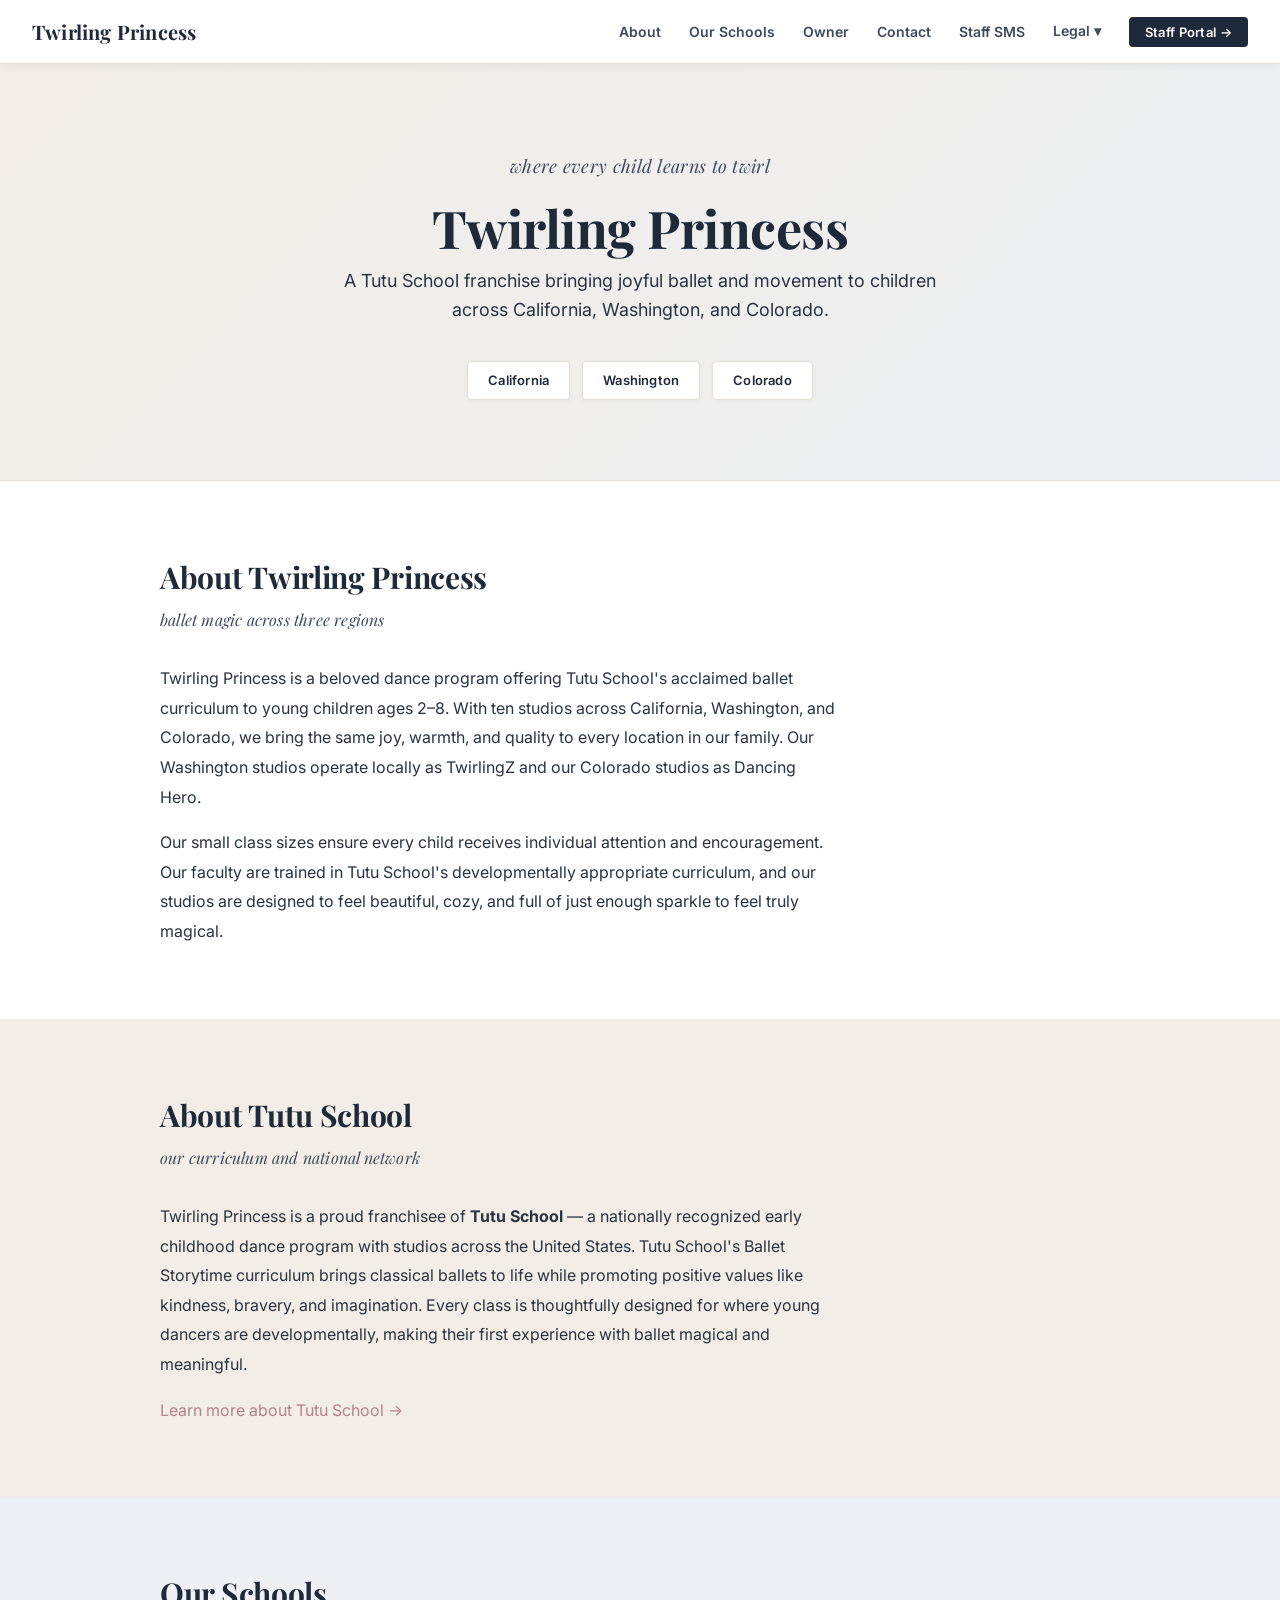
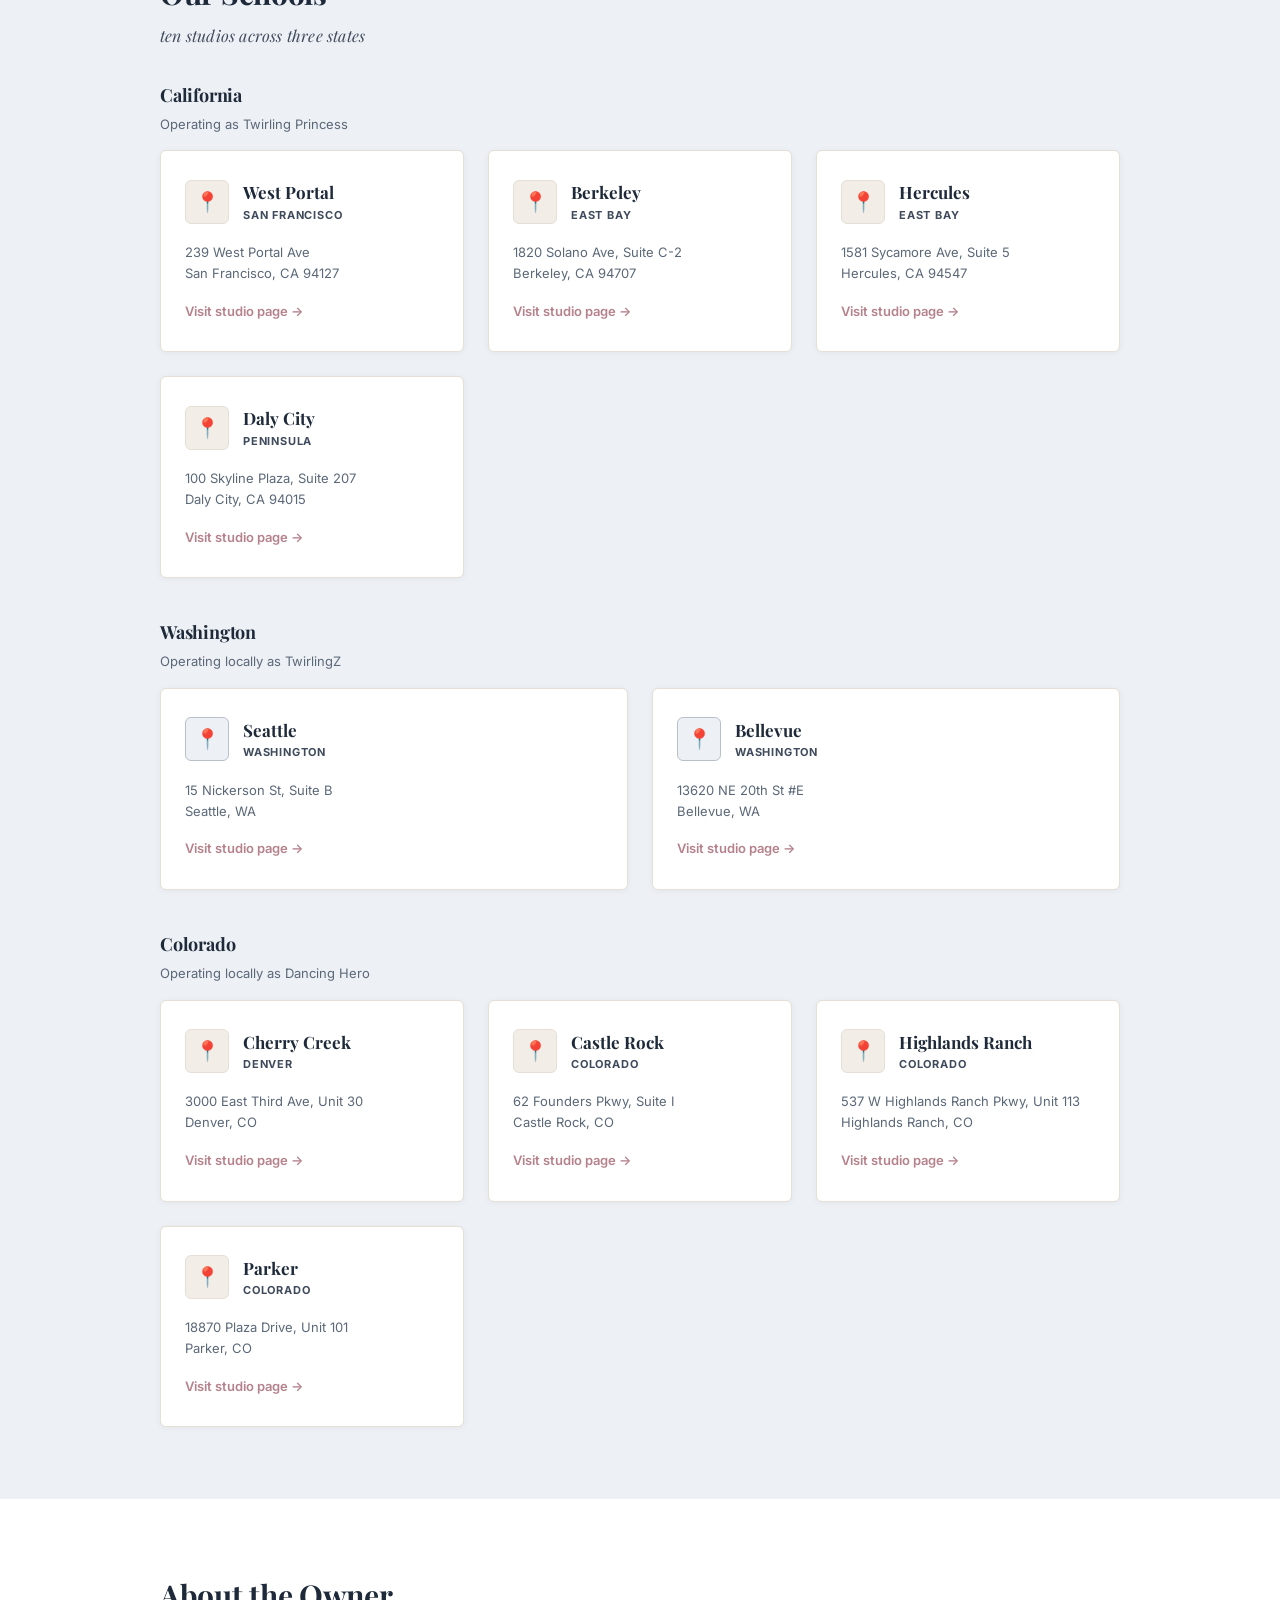
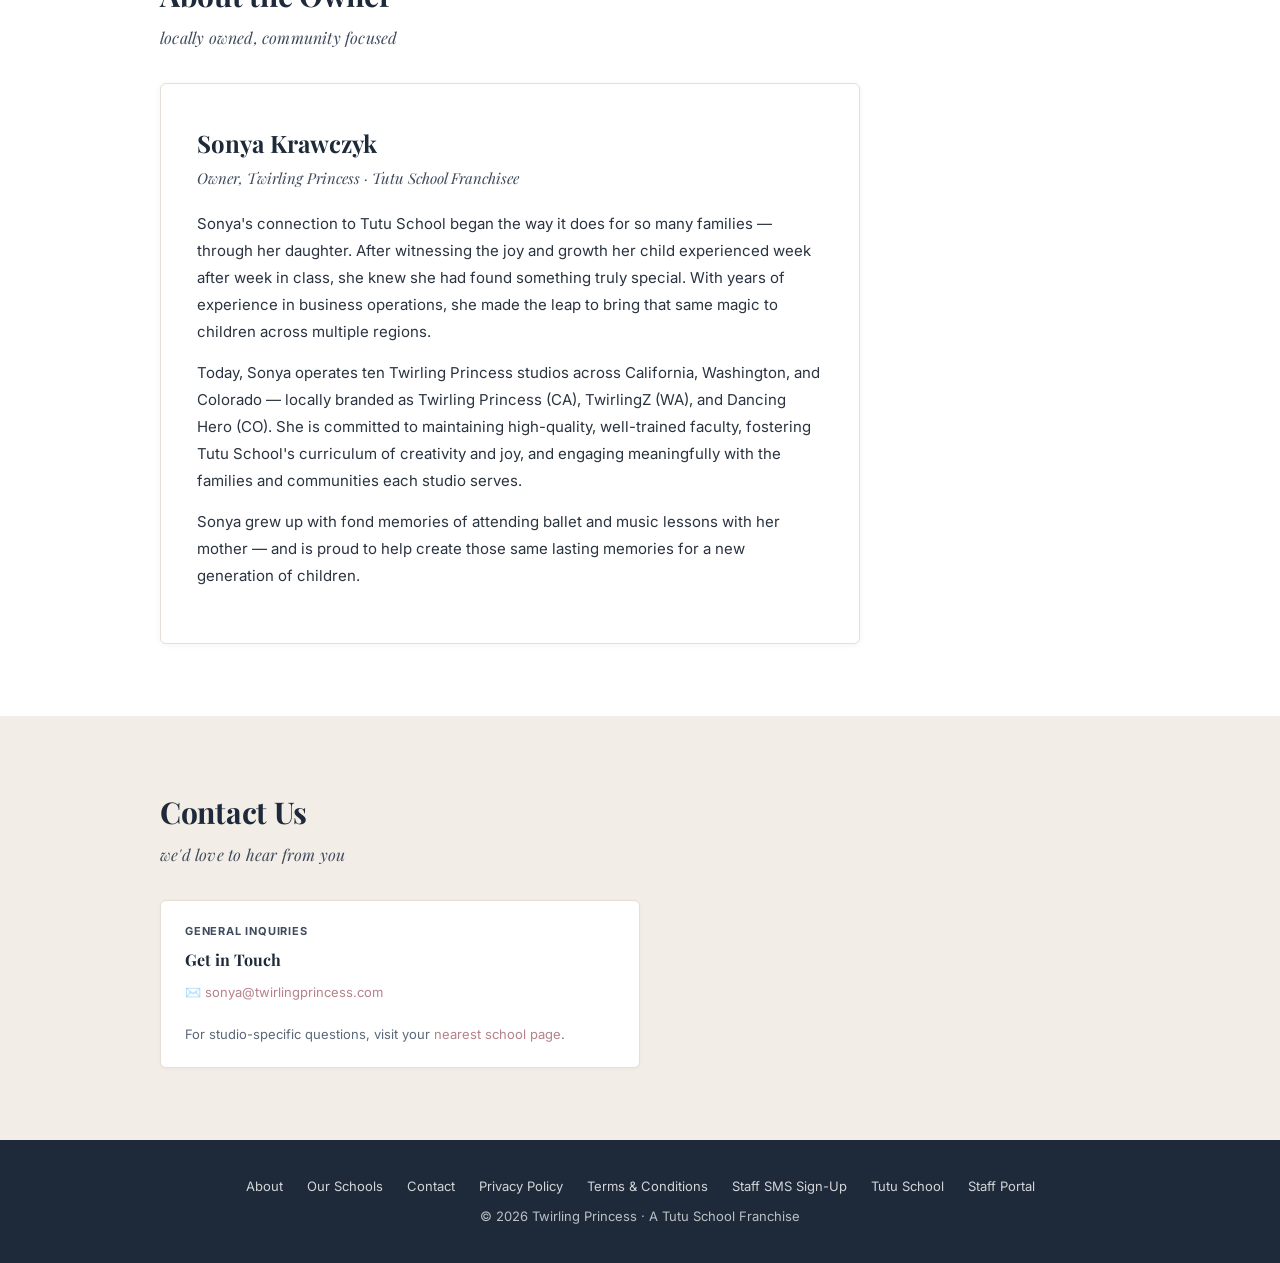
<file: index.html>
<!DOCTYPE html>
<html lang="en">
<head>
  <meta charset="UTF-8">
  <meta name="viewport" content="width=device-width, initial-scale=1.0">
  <title>Twirling Princess — Dance & Movement for Young Children</title>
  <link rel="stylesheet" href="style.css">
</head>
<body>

<nav>
  <a href="index.html" class="nav-logo">Twirling Princess</a>
  <button class="nav-toggle" id="nav-toggle" aria-label="Menu">☰</button>
  <ul class="nav-links" id="nav-links">
    <li><a href="#about">About</a></li>
    <li><a href="#schools">Our Schools</a></li>
    <li><a href="#owner">Owner</a></li>
    <li><a href="#contact">Contact</a></li>
    <li><a href="sms-consent.html">Staff SMS</a></li>
    <li class="nav-dropdown" id="legal-dropdown">
      <span class="nav-dropdown-trigger" onclick="toggleDropdown('legal-dropdown')">Legal ▾</span>
      <div class="nav-dropdown-menu">
        <a href="privacy.html">Privacy Policy</a>
        <a href="terms.html">Terms &amp; Conditions</a>
        <a href="sms-consent.html">Staff SMS Sign-Up</a>
      </div>
    </li>
    <li class="portal-link"><a href="https://admin.twirlingprincess.com">Staff Portal →</a></li>
  </ul>
</nav>

<div class="hero">
  <span class="hero-script">where every child learns to twirl</span>
  <h1>Twirling Princess</h1>
  <p>A Tutu School franchise bringing joyful ballet and movement to children across California, Washington, and Colorado.</p>
  <div class="hero-brands">
    <span class="brand-chip">California</span>
    <span class="brand-chip">Washington</span>
    <span class="brand-chip">Colorado</span>
  </div>
</div>

<!-- About Twirling Princess -->
<section id="about" class="section-bg-white">
  <div class="section-inner">
    <h2 class="section-title">About Twirling Princess</h2>
    <span class="section-script">ballet magic across three regions</span>
    <p class="about-text">
      Twirling Princess is a beloved dance program offering Tutu School's acclaimed ballet curriculum
      to young children ages 2–8. With ten studios across California, Washington, and Colorado, we
      bring the same joy, warmth, and quality to every location in our family. Our Washington studios
      operate locally as TwirlingZ and our Colorado studios as Dancing Hero.
    </p>
    <p class="about-text" style="margin-top: 16px;">
      Our small class sizes ensure every child receives individual attention and encouragement. Our
      faculty are trained in Tutu School's developmentally appropriate curriculum, and our studios
      are designed to feel beautiful, cozy, and full of just enough sparkle to feel truly magical.
    </p>
  </div>
</section>

<!-- About Tutu School -->
<section id="tutu-school" class="section-bg-pink">
  <div class="section-inner">
    <h2 class="section-title">About Tutu School</h2>
    <span class="section-script">our curriculum and national network</span>
    <p class="about-text">
      Twirling Princess is a proud franchisee of <strong>Tutu School</strong> — a nationally recognized
      early childhood dance program with studios across the United States. Tutu School's Ballet Storytime
      curriculum brings classical ballets to life while promoting positive values like kindness, bravery,
      and imagination. Every class is thoughtfully designed for where young dancers are developmentally,
      making their first experience with ballet magical and meaningful.
    </p>
    <p class="about-text" style="margin-top: 16px;">
      <a href="https://tutuschool.com" target="_blank" rel="noopener">Learn more about Tutu School →</a>
    </p>
  </div>
</section>

<!-- Our Schools -->
<section id="schools" class="section-bg-lilac">
  <div class="section-inner">
    <h2 class="section-title">Our Schools</h2>
    <span class="section-script">ten studios across three states</span>

    <h3 style="font-family:'Playfair Display',serif; color:var(--ink); font-size:18px; margin-bottom:4px; letter-spacing:-0.2px;">California</h3>
    <p style="font-size:13px; color:var(--charcoal-mid); margin-bottom:16px;">Operating as Twirling Princess</p>
    <div class="brand-cards" style="margin-bottom:40px;">

      <div class="brand-card">
        <div class="brand-card-header">
          <div class="brand-icon">📍</div>
          <div><h3>West Portal</h3><div class="region-label">San Francisco</div></div>
        </div>
        <p style="font-size:13px; color:var(--charcoal-mid); margin-bottom:14px;">239 West Portal Ave<br>San Francisco, CA 94127</p>
        <a href="https://tutuschool.com/westportal" target="_blank" rel="noopener" class="school-link">Visit studio page →</a>
      </div>

      <div class="brand-card">
        <div class="brand-card-header">
          <div class="brand-icon">📍</div>
          <div><h3>Berkeley</h3><div class="region-label">East Bay</div></div>
        </div>
        <p style="font-size:13px; color:var(--charcoal-mid); margin-bottom:14px;">1820 Solano Ave, Suite C-2<br>Berkeley, CA 94707</p>
        <a href="https://tutuschool.com/berkeley" target="_blank" rel="noopener" class="school-link">Visit studio page →</a>
      </div>

      <div class="brand-card">
        <div class="brand-card-header">
          <div class="brand-icon">📍</div>
          <div><h3>Hercules</h3><div class="region-label">East Bay</div></div>
        </div>
        <p style="font-size:13px; color:var(--charcoal-mid); margin-bottom:14px;">1581 Sycamore Ave, Suite 5<br>Hercules, CA 94547</p>
        <a href="https://tutuschool.com/hercules" target="_blank" rel="noopener" class="school-link">Visit studio page →</a>
      </div>

      <div class="brand-card">
        <div class="brand-card-header">
          <div class="brand-icon">📍</div>
          <div><h3>Daly City</h3><div class="region-label">Peninsula</div></div>
        </div>
        <p style="font-size:13px; color:var(--charcoal-mid); margin-bottom:14px;">100 Skyline Plaza, Suite 207<br>Daly City, CA 94015</p>
        <a href="https://tutuschool.com/dalycity" target="_blank" rel="noopener" class="school-link">Visit studio page →</a>
      </div>

    </div>

    <h3 style="font-family:'Playfair Display',serif; color:var(--ink); font-size:18px; margin-bottom:4px; letter-spacing:-0.2px;">Washington</h3>
    <p style="font-size:13px; color:var(--charcoal-mid); margin-bottom:16px;">Operating locally as TwirlingZ</p>
    <div class="brand-cards" style="margin-bottom:40px;">

      <div class="brand-card">
        <div class="brand-card-header">
          <div class="brand-icon lilac-icon">📍</div>
          <div><h3>Seattle</h3><div class="region-label">Washington</div></div>
        </div>
        <p style="font-size:13px; color:var(--charcoal-mid); margin-bottom:14px;">15 Nickerson St, Suite B<br>Seattle, WA</p>
        <a href="https://tutuschool.com/seattle" target="_blank" rel="noopener" class="school-link">Visit studio page →</a>
      </div>

      <div class="brand-card">
        <div class="brand-card-header">
          <div class="brand-icon lilac-icon">📍</div>
          <div><h3>Bellevue</h3><div class="region-label">Washington</div></div>
        </div>
        <p style="font-size:13px; color:var(--charcoal-mid); margin-bottom:14px;">13620 NE 20th St #E<br>Bellevue, WA</p>
        <a href="https://tutuschool.com/bellevue" target="_blank" rel="noopener" class="school-link">Visit studio page →</a>
      </div>

    </div>

    <h3 style="font-family:'Playfair Display',serif; color:var(--ink); font-size:18px; margin-bottom:4px; letter-spacing:-0.2px;">Colorado</h3>
    <p style="font-size:13px; color:var(--charcoal-mid); margin-bottom:16px;">Operating locally as Dancing Hero</p>
    <div class="brand-cards">

      <div class="brand-card">
        <div class="brand-card-header">
          <div class="brand-icon">📍</div>
          <div><h3>Cherry Creek</h3><div class="region-label">Denver</div></div>
        </div>
        <p style="font-size:13px; color:var(--charcoal-mid); margin-bottom:14px;">3000 East Third Ave, Unit 30<br>Denver, CO</p>
        <a href="https://tutuschool.com/cherrycreek" target="_blank" rel="noopener" class="school-link">Visit studio page →</a>
      </div>

      <div class="brand-card">
        <div class="brand-card-header">
          <div class="brand-icon">📍</div>
          <div><h3>Castle Rock</h3><div class="region-label">Colorado</div></div>
        </div>
        <p style="font-size:13px; color:var(--charcoal-mid); margin-bottom:14px;">62 Founders Pkwy, Suite I<br>Castle Rock, CO</p>
        <a href="https://tutuschool.com/castlerock" target="_blank" rel="noopener" class="school-link">Visit studio page →</a>
      </div>

      <div class="brand-card">
        <div class="brand-card-header">
          <div class="brand-icon">📍</div>
          <div><h3>Highlands Ranch</h3><div class="region-label">Colorado</div></div>
        </div>
        <p style="font-size:13px; color:var(--charcoal-mid); margin-bottom:14px;">537 W Highlands Ranch Pkwy, Unit 113<br>Highlands Ranch, CO</p>
        <a href="https://tutuschool.com/hranch" target="_blank" rel="noopener" class="school-link">Visit studio page →</a>
      </div>

      <div class="brand-card">
        <div class="brand-card-header">
          <div class="brand-icon">📍</div>
          <div><h3>Parker</h3><div class="region-label">Colorado</div></div>
        </div>
        <p style="font-size:13px; color:var(--charcoal-mid); margin-bottom:14px;">18870 Plaza Drive, Unit 101<br>Parker, CO</p>
        <a href="https://tutuschool.com/parker" target="_blank" rel="noopener" class="school-link">Visit studio page →</a>
      </div>

    </div>
  </div>
</section>

<!-- Owner -->
<section id="owner" class="section-bg-white">
  <div class="section-inner">
    <h2 class="section-title">About the Owner</h2>
    <span class="section-script">locally owned, community focused</span>
    <div class="bio-card">
      <h3>Sonya Krawczyk</h3>
      <span class="bio-title">Owner, Twirling Princess · Tutu School Franchisee</span>
      <p>
        Sonya's connection to Tutu School began the way it does for so many families — through her daughter.
        After witnessing the joy and growth her child experienced week after week in class, she knew she had
        found something truly special. With years of experience in business operations, she made the leap to
        bring that same magic to children across multiple regions.
      </p>
      <p>
        Today, Sonya operates ten Twirling Princess studios across California, Washington, and Colorado —
        locally branded as Twirling Princess (CA), TwirlingZ (WA), and Dancing Hero (CO). She is committed
        to maintaining high-quality, well-trained faculty, fostering Tutu School's curriculum of creativity
        and joy, and engaging meaningfully with the families and communities each studio serves.
      </p>
      <p>
        Sonya grew up with fond memories of attending ballet and music lessons with her mother — and is
        proud to help create those same lasting memories for a new generation of children.
      </p>
    </div>
  </div>
</section>

<!-- Contact -->
<section id="contact" class="section-bg-pink">
  <div class="section-inner">
    <h2 class="section-title">Contact Us</h2>
    <span class="section-script">we'd love to hear from you</span>
    <div class="contact-grid" style="max-width:480px;">
      <div class="contact-card">
        <div class="contact-region">General Inquiries</div>
        <h4>Get in Touch</h4>
        <p>
          ✉️ <a href="mailto:sonya@twirlingprincess.com">sonya@twirlingprincess.com</a><br><br>
          For studio-specific questions, visit your <a href="#schools">nearest school page</a>.
        </p>
      </div>
    </div>
  </div>
</section>

<footer>
  <div class="footer-links">
    <a href="#about">About</a>
    <a href="#schools">Our Schools</a>
    <a href="#contact">Contact</a>
    <a href="privacy.html">Privacy Policy</a>
    <a href="terms.html">Terms &amp; Conditions</a>
    <a href="sms-consent.html">Staff SMS Sign-Up</a>
    <a href="https://tutuschool.com" target="_blank" rel="noopener">Tutu School</a>
    <a href="https://admin.twirlingprincess.com">Staff Portal</a>
  </div>
  <div>© 2026 Twirling Princess · A Tutu School Franchise</div>
</footer>

<script>
  document.getElementById('nav-toggle').addEventListener('click', function() {
    document.getElementById('nav-links').classList.toggle('open');
  });
  function toggleDropdown(id) {
    document.getElementById(id).classList.toggle('open');
  }
  document.addEventListener('click', function(e) {
    if (!e.target.closest('.nav-dropdown')) {
      document.querySelectorAll('.nav-dropdown').forEach(d => d.classList.remove('open'));
    }
  });
</script>
</body>
</html>
</file>
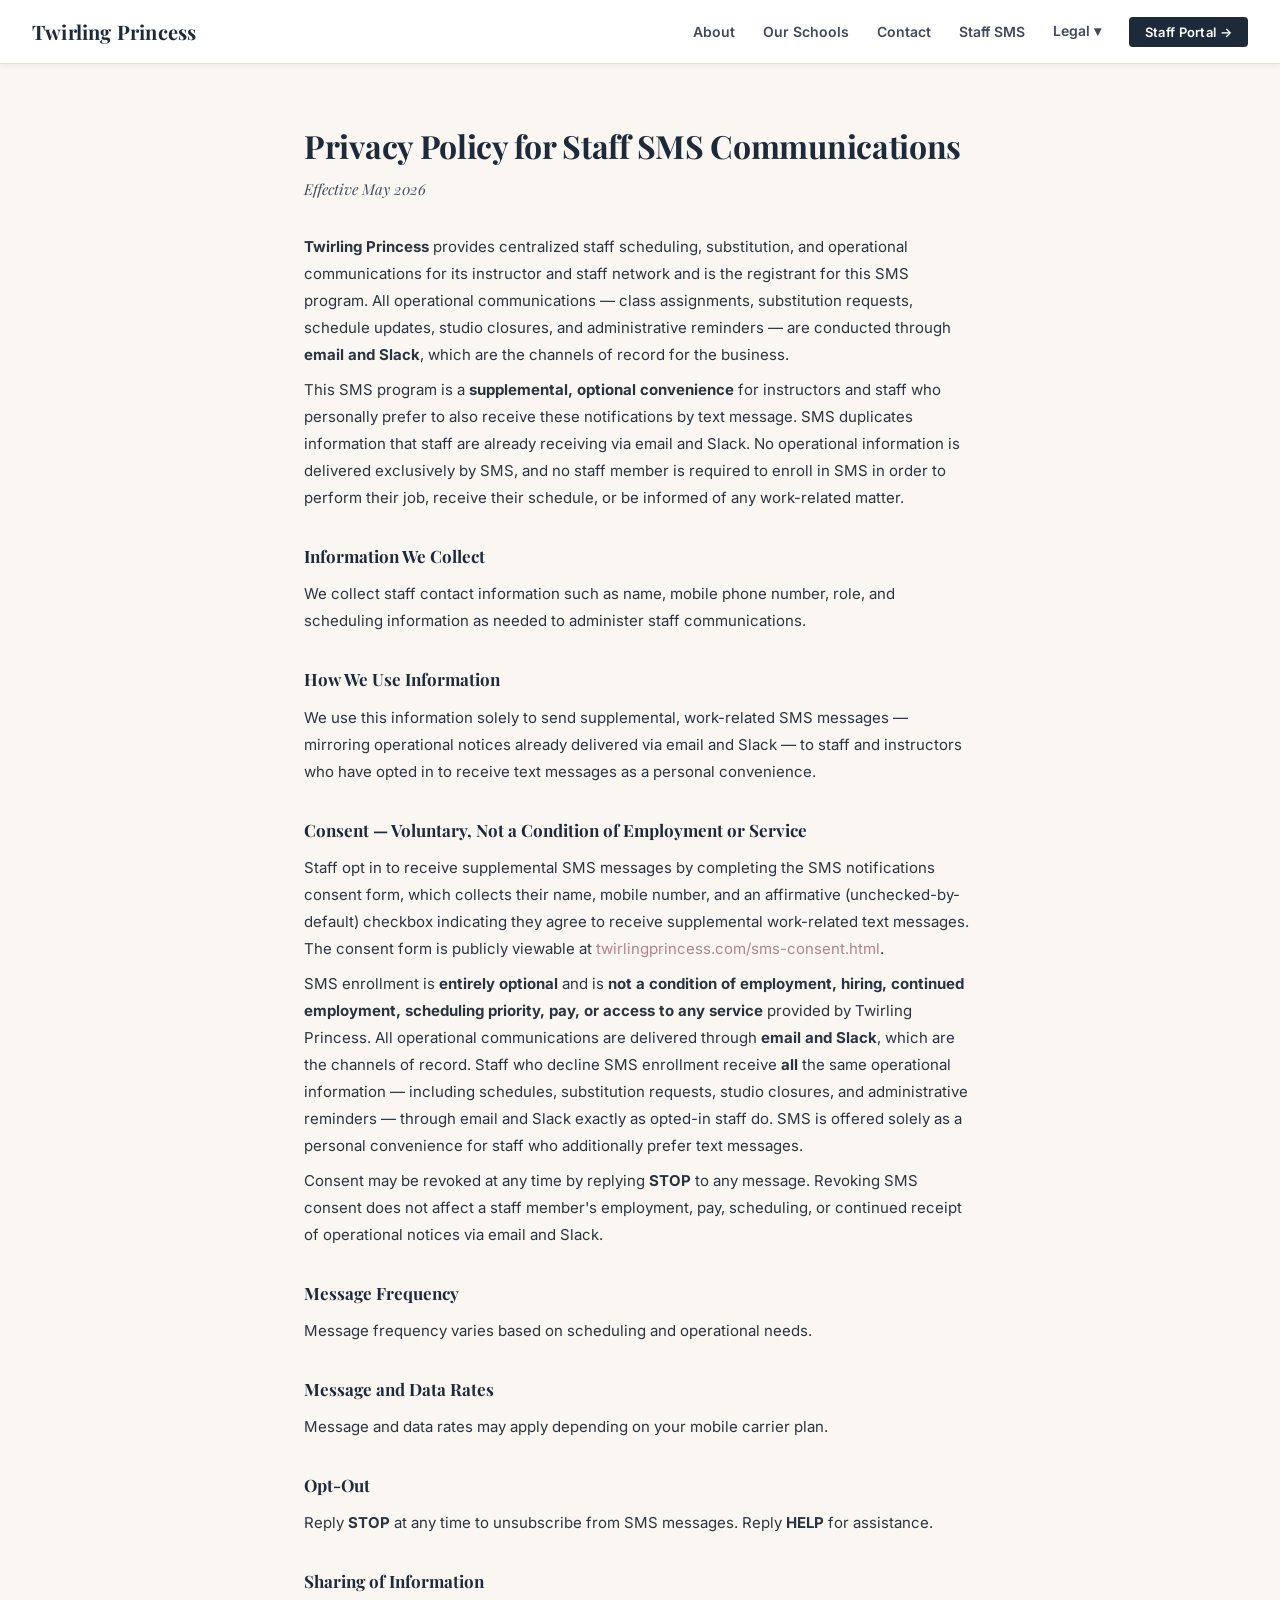
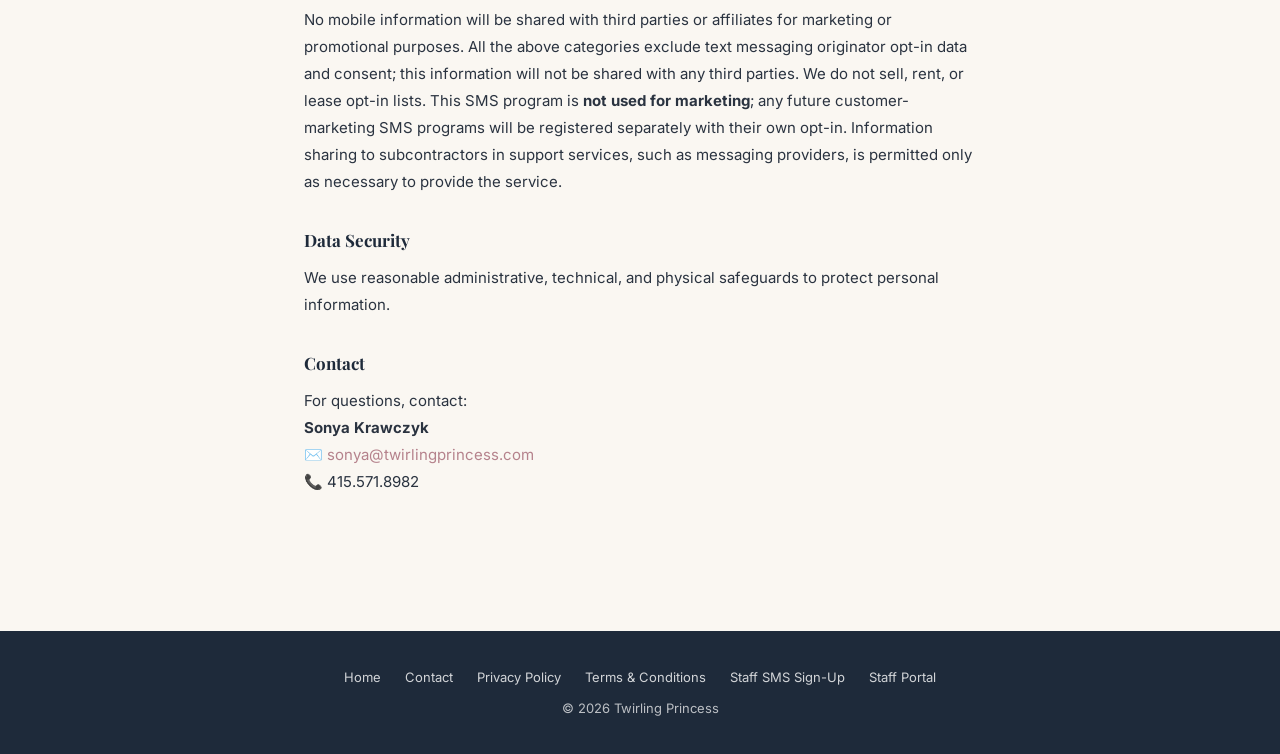
<file: privacy.html>
<!DOCTYPE html>
<html lang="en">
<head>
  <meta charset="UTF-8">
  <meta name="viewport" content="width=device-width, initial-scale=1.0">
  <title>Privacy Policy — Twirling Princess</title>
  <link rel="stylesheet" href="style.css">
</head>
<body>

<nav>
  <a href="index.html" class="nav-logo">Twirling Princess</a>
  <button class="nav-toggle" id="nav-toggle" aria-label="Menu">☰</button>
  <ul class="nav-links" id="nav-links">
    <li><a href="index.html#about">About</a></li>
    <li><a href="index.html#schools">Our Schools</a></li>
    <li><a href="index.html#contact">Contact</a></li>
    <li><a href="sms-consent.html">Staff SMS</a></li>
    <li class="nav-dropdown" id="legal-dropdown">
      <span class="nav-dropdown-trigger" onclick="toggleDropdown('legal-dropdown')">Legal ▾</span>
      <div class="nav-dropdown-menu">
        <a href="privacy.html">Privacy Policy</a>
        <a href="terms.html">Terms &amp; Conditions</a>
        <a href="sms-consent.html">Staff SMS Sign-Up</a>
      </div>
    </li>
    <li class="portal-link"><a href="https://admin.twirlingprincess.com">Staff Portal →</a></li>
  </ul>
</nav>

<div class="terms-body">
  <h1>Privacy Policy for Staff SMS Communications</h1>
  <span class="terms-date">Effective May 2026</span>

  <p>
    <strong>Twirling Princess</strong> provides centralized staff scheduling, substitution, and
    operational communications for its instructor and staff network and is the registrant for this
    SMS program. All operational communications — class assignments, substitution requests,
    schedule updates, studio closures, and administrative reminders — are conducted through
    <strong>email and Slack</strong>, which are the channels of record for the business.
  </p>
  <p>
    This SMS program is a <strong>supplemental, optional convenience</strong> for instructors and
    staff who personally prefer to also receive these notifications by text message. SMS duplicates
    information that staff are already receiving via email and Slack. No operational information is
    delivered exclusively by SMS, and no staff member is required to enroll in SMS in order to
    perform their job, receive their schedule, or be informed of any work-related matter.
  </p>

  <h2>Information We Collect</h2>
  <p>
    We collect staff contact information such as name, mobile phone number, role, and scheduling
    information as needed to administer staff communications.
  </p>

  <h2>How We Use Information</h2>
  <p>
    We use this information solely to send supplemental, work-related SMS messages — mirroring
    operational notices already delivered via email and Slack — to staff and instructors who have
    opted in to receive text messages as a personal convenience.
  </p>

  <h2>Consent — Voluntary, Not a Condition of Employment or Service</h2>
  <p>
    Staff opt in to receive supplemental SMS messages by completing the SMS notifications consent
    form, which collects their name, mobile number, and an affirmative (unchecked-by-default)
    checkbox indicating they agree to receive supplemental work-related text messages. The consent
    form is publicly viewable at
    <a href="sms-consent.html">twirlingprincess.com/sms-consent.html</a>.
  </p>
  <p>
    SMS enrollment is <strong>entirely optional</strong> and is <strong>not a condition of
    employment, hiring, continued employment, scheduling priority, pay, or access to any service</strong>
    provided by Twirling Princess. All operational communications are delivered through
    <strong>email and Slack</strong>, which are the channels of record. Staff who decline SMS
    enrollment receive <strong>all</strong> the same operational information — including schedules,
    substitution requests, studio closures, and administrative reminders — through email and Slack
    exactly as opted-in staff do. SMS is offered solely as a personal convenience for staff who
    additionally prefer text messages.
  </p>
  <p>
    Consent may be revoked at any time by replying <strong>STOP</strong> to any message. Revoking
    SMS consent does not affect a staff member's employment, pay, scheduling, or continued receipt
    of operational notices via email and Slack.
  </p>

  <h2>Message Frequency</h2>
  <p>
    Message frequency varies based on scheduling and operational needs.
  </p>

  <h2>Message and Data Rates</h2>
  <p>
    Message and data rates may apply depending on your mobile carrier plan.
  </p>

  <h2>Opt-Out</h2>
  <p>
    Reply <strong>STOP</strong> at any time to unsubscribe from SMS messages.
    Reply <strong>HELP</strong> for assistance.
  </p>

  <h2>Sharing of Information</h2>
  <p>
    No mobile information will be shared with third parties or affiliates for marketing or
    promotional purposes. All the above categories exclude text messaging originator opt-in data
    and consent; this information will not be shared with any third parties. We do not sell, rent,
    or lease opt-in lists. This SMS program is <strong>not used for marketing</strong>; any future
    customer-marketing SMS programs will be registered separately with their own opt-in.
    Information sharing to subcontractors in support services, such as messaging providers, is
    permitted only as necessary to provide the service.
  </p>

  <h2>Data Security</h2>
  <p>
    We use reasonable administrative, technical, and physical safeguards to protect personal information.
  </p>

  <h2>Contact</h2>
  <p>
    For questions, contact:<br>
    <strong>Sonya Krawczyk</strong><br>
    ✉️ <a href="mailto:sonya@twirlingprincess.com">sonya@twirlingprincess.com</a><br>
    📞 415.571.8982
  </p>
</div>

<footer>
  <div class="footer-links">
    <a href="index.html">Home</a>
    <a href="index.html#contact">Contact</a>
    <a href="privacy.html">Privacy Policy</a>
    <a href="terms.html">Terms &amp; Conditions</a>
    <a href="sms-consent.html">Staff SMS Sign-Up</a>
    <a href="https://admin.twirlingprincess.com">Staff Portal</a>
  </div>
  <div>© 2026 Twirling Princess</div>
</footer>

<script>
  document.getElementById('nav-toggle').addEventListener('click', function() {
    document.getElementById('nav-links').classList.toggle('open');
  });
  function toggleDropdown(id) {
    document.getElementById(id).classList.toggle('open');
  }
  document.addEventListener('click', function(e) {
    if (!e.target.closest('.nav-dropdown')) {
      document.querySelectorAll('.nav-dropdown').forEach(d => d.classList.remove('open'));
    }
  });
</script>
</body>
</html>
</file>
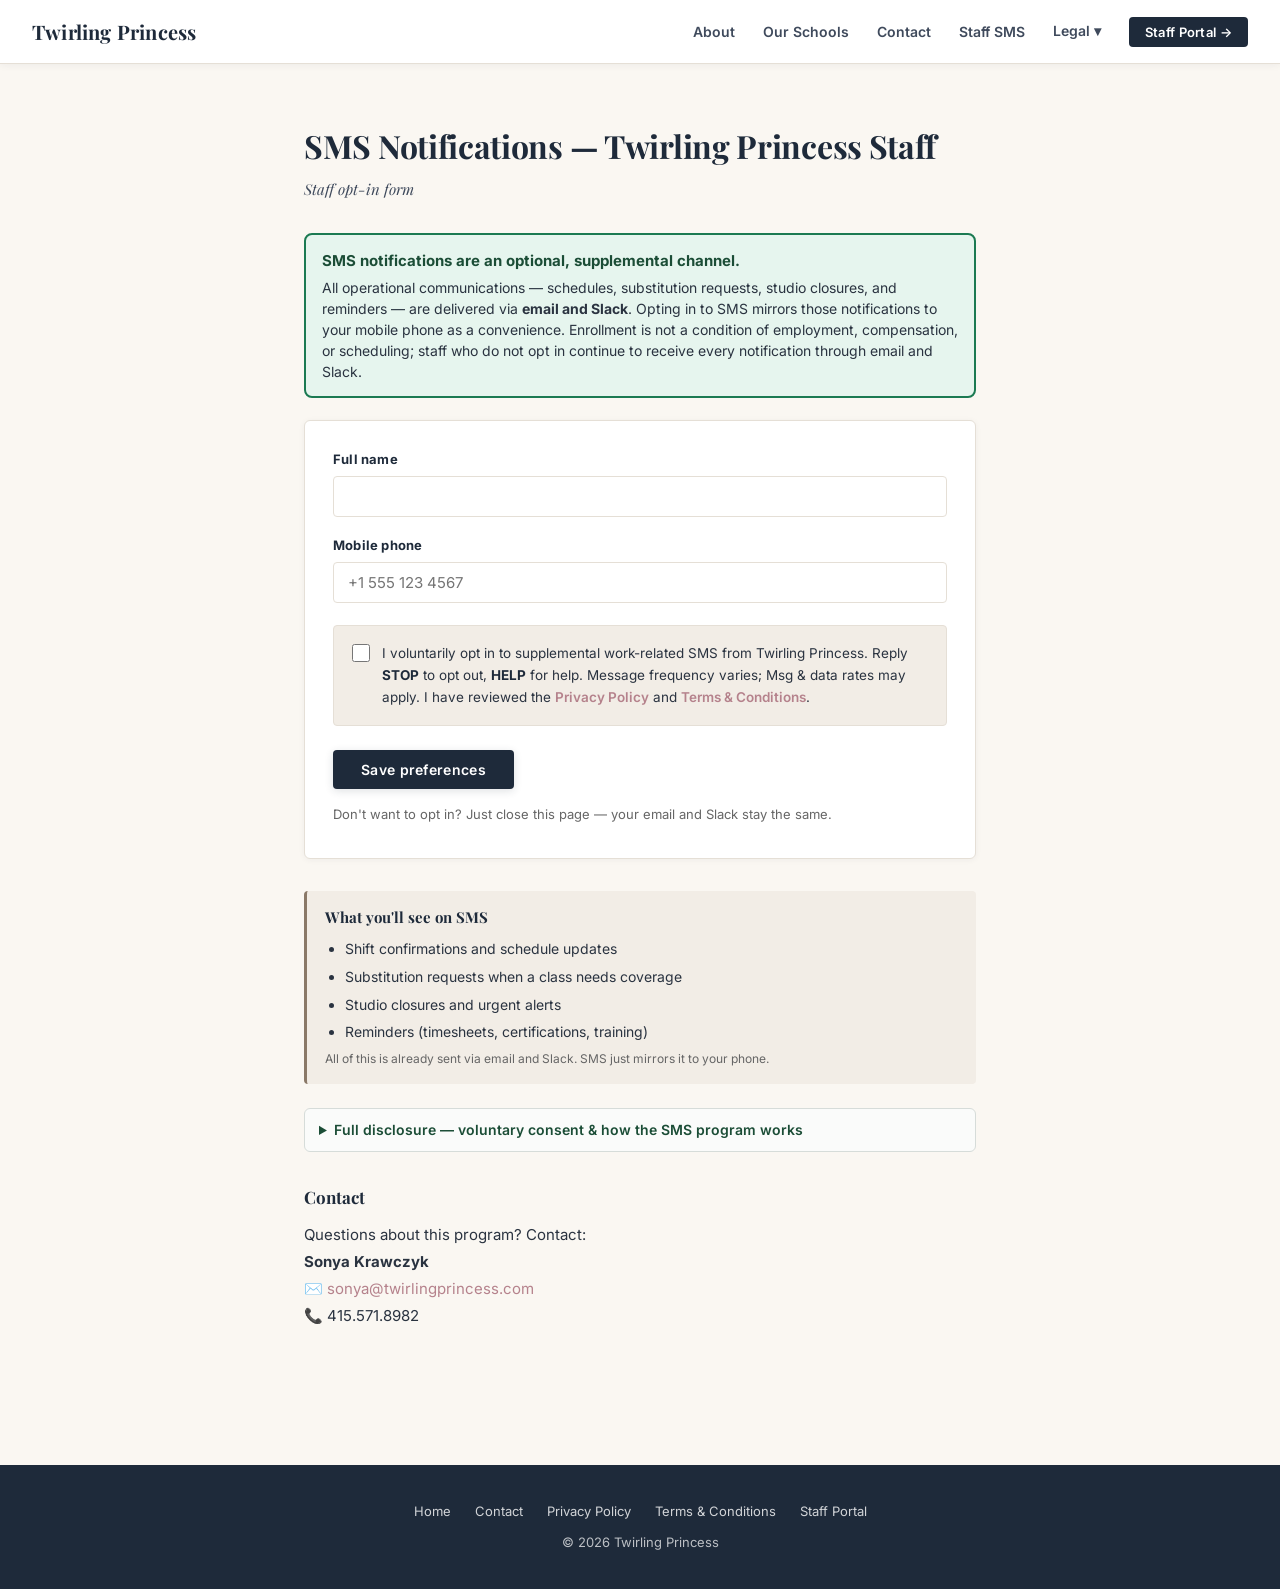
<file: sms-consent.html>
<!DOCTYPE html>
<html lang="en">
<head>
  <meta charset="UTF-8">
  <meta name="viewport" content="width=device-width, initial-scale=1.0">
  <title>SMS Notifications — Twirling Princess Staff</title>
  <link rel="stylesheet" href="style.css">
</head>
<body>

<nav>
  <a href="index.html" class="nav-logo">Twirling Princess</a>
  <button class="nav-toggle" id="nav-toggle" aria-label="Menu">☰</button>
  <ul class="nav-links" id="nav-links">
    <li><a href="index.html#about">About</a></li>
    <li><a href="index.html#schools">Our Schools</a></li>
    <li><a href="index.html#contact">Contact</a></li>
    <li><a href="sms-consent.html">Staff SMS</a></li>
    <li class="nav-dropdown" id="legal-dropdown">
      <span class="nav-dropdown-trigger" onclick="toggleDropdown('legal-dropdown')">Legal ▾</span>
      <div class="nav-dropdown-menu">
        <a href="privacy.html">Privacy Policy</a>
        <a href="terms.html">Terms &amp; Conditions</a>
        <a href="sms-consent.html">Staff SMS Sign-Up</a>
      </div>
    </li>
    <li class="portal-link"><a href="https://admin.twirlingprincess.com">Staff Portal →</a></li>
  </ul>
</nav>

<div class="terms-body">
  <h1>SMS Notifications — Twirling Princess Staff</h1>
  <span class="terms-date">Staff opt-in form</span>

  <div class="voluntary-callout" style="border:2px solid #1b7a52; background:#e6f5ee; color:#1b4d36; padding:14px 16px; border-radius:8px; margin:18px 0 22px 0;">
    <strong style="display:block; font-size:15px; margin-bottom:4px;">SMS notifications are an optional, supplemental channel.</strong>
    <p style="margin:0; font-size:14px; line-height:1.5;">
      All operational communications — schedules, substitution requests, studio closures, and
      reminders — are delivered via <strong>email and Slack</strong>. Opting in to SMS mirrors
      those notifications to your mobile phone as a convenience. Enrollment is not a condition
      of employment, compensation, or scheduling; staff who do not opt in continue to receive
      every notification through email and Slack.
    </p>
  </div>

  <form id="consent-form" class="consent-form" novalidate>
    <div class="form-field">
      <label for="full_name">Full name</label>
      <input type="text" id="full_name" name="full_name" class="form-input"
             autocomplete="name" required>
    </div>

    <div class="form-field">
      <label for="phone">Mobile phone</label>
      <input type="tel" id="phone" name="phone" class="form-input"
             placeholder="+1 555 123 4567" autocomplete="tel" required>
    </div>

    <div class="consent-block">
      <input type="checkbox" id="consent" name="consent" class="consent-checkbox" required>
      <label for="consent" class="consent-label">
        I voluntarily opt in to supplemental work-related SMS from Twirling Princess.
        Reply <strong>STOP</strong> to opt out, <strong>HELP</strong> for help. Message
        frequency varies; Msg &amp; data rates may apply. I have reviewed the
        <a href="privacy.html">Privacy Policy</a> and
        <a href="terms.html">Terms &amp; Conditions</a>.
      </label>
    </div>

    <button type="submit" id="consent-submit" class="btn-primary">Save preferences</button>
    <div id="consent-status" role="status" aria-live="polite"
         style="margin-top:14px; padding:12px 14px; border-radius:6px; display:none; font-size:14px;"></div>
    <p style="margin-top:14px; font-size:13px; color:#666;">
      Don't want to opt in? Just close this page — your email and Slack stay the same.
    </p>
  </form>

  <div class="info-box">
    <h3>What you'll see on SMS</h3>
    <ul>
      <li>Shift confirmations and schedule updates</li>
      <li>Substitution requests when a class needs coverage</li>
      <li>Studio closures and urgent alerts</li>
      <li>Reminders (timesheets, certifications, training)</li>
    </ul>
    <p style="font-size:12px; color:#666; margin-bottom:0;">
      All of this is already sent via email and Slack. SMS just mirrors it to your phone.
    </p>
  </div>

  <details style="margin-top:24px; border:1px solid #d6dcd9; border-radius:6px; padding:10px 14px; background:#fafbfa;">
    <summary style="cursor:pointer; font-weight:600; font-size:14px; color:#1b4d36;">
      Full disclosure — voluntary consent &amp; how the SMS program works
    </summary>
    <div style="font-size:13px; line-height:1.55; color:#333; margin-top:10px;">
      <p>
        Twirling Princess conducts <strong>all operational communications</strong>
        (schedules, substitution requests, studio closures, timesheet and certification
        reminders, and every other work-related matter) through <strong>email and Slack</strong>.
        Those are the channels of record.
      </p>
      <p>
        This SMS program is <strong>supplemental only</strong>. Every SMS message duplicates a
        notice that has already been sent through email and/or Slack — nothing is delivered
        exclusively by SMS.
      </p>
      <p>
        SMS enrollment is <strong>entirely optional</strong> and is <strong>not a condition
        of employment</strong>, hiring, continued employment, scheduling priority, pay, or
        any service from Twirling Princess. Staff who do not opt in, and staff who later opt
        out, continue to receive every operational notice via email and Slack with no change
        to their employment, pay, hours, or scheduling.
      </p>
      <p>
        Your mobile number and consent record are used only to send these supplemental SMS
        messages. No mobile information is shared with third parties or affiliates for
        marketing or promotional purposes. See the
        <a href="privacy.html">Privacy Policy</a> and
        <a href="terms.html">Terms &amp; Conditions</a> for full details.
      </p>
      <p>
        To opt out, reply <strong>STOP</strong> to any SMS — your preference is updated
        immediately. For help, reply <strong>HELP</strong> or email
        <a href="mailto:sonya@twirlingprincess.com">sonya@twirlingprincess.com</a>.
      </p>
    </div>
  </details>

  <h2>Contact</h2>
  <p>
    Questions about this program? Contact:<br>
    <strong>Sonya Krawczyk</strong><br>
    ✉️ <a href="mailto:sonya@twirlingprincess.com">sonya@twirlingprincess.com</a><br>
    📞 415.571.8982
  </p>
</div>

<footer>
  <div class="footer-links">
    <a href="index.html">Home</a>
    <a href="index.html#contact">Contact</a>
    <a href="privacy.html">Privacy Policy</a>
    <a href="terms.html">Terms &amp; Conditions</a>
    <a href="https://admin.twirlingprincess.com">Staff Portal</a>
  </div>
  <div>© 2026 Twirling Princess</div>
</footer>

<script>
  document.getElementById('nav-toggle').addEventListener('click', function() {
    document.getElementById('nav-links').classList.toggle('open');
  });
  function toggleDropdown(id) {
    document.getElementById(id).classList.toggle('open');
  }
  document.addEventListener('click', function(e) {
    if (!e.target.closest('.nav-dropdown')) {
      document.querySelectorAll('.nav-dropdown').forEach(d => d.classList.remove('open'));
    }
  });

  (function() {
    var ENDPOINT = 'https://admin.twirlingprincess.com/sms-consent';
    var form = document.getElementById('consent-form');
    var btn = document.getElementById('consent-submit');
    var status = document.getElementById('consent-status');

    function showStatus(msg, kind) {
      status.textContent = msg;
      status.style.display = 'block';
      if (kind === 'success') {
        status.style.background = '#e6f5ee';
        status.style.color = '#1b7a52';
        status.style.border = '1px solid #b9e2cd';
      } else {
        status.style.background = '#fbe9e9';
        status.style.color = '#a13a3a';
        status.style.border = '1px solid #f0c5c5';
      }
    }

    form.addEventListener('submit', function(e) {
      e.preventDefault();

      var consentLabel = document.querySelector('.consent-label');
      var consentText = consentLabel
        ? consentLabel.innerText.trim().replace(/\s+/g, ' ')
        : '';

      var payload = {
        full_name: document.getElementById('full_name').value,
        phone: document.getElementById('phone').value,
        consent: document.getElementById('consent').checked,
        consent_text: consentText
      };

      btn.disabled = true;
      btn.textContent = 'Saving...';
      status.style.display = 'none';

      fetch(ENDPOINT, {
        method: 'POST',
        headers: { 'Content-Type': 'application/json' },
        body: JSON.stringify(payload)
      }).then(function(res) {
        return res.json().then(function(body) { return { ok: res.ok, body: body }; });
      }).then(function(result) {
        if (result.ok && result.body.ok) {
          showStatus(result.body.message || 'Your opt-in has been recorded.', 'success');
          form.querySelectorAll('input, button').forEach(function(el) { el.disabled = true; });
          btn.textContent = 'Saved';
        } else {
          showStatus(result.body.error || 'Something went wrong. Please try again.', 'error');
          btn.disabled = false;
          btn.textContent = 'Save preferences';
        }
      }).catch(function() {
        showStatus('Network error. Please check your connection and try again.', 'error');
        btn.disabled = false;
        btn.textContent = 'Save preferences';
      });
    });
  })();
</script>
</body>
</html>
</file>
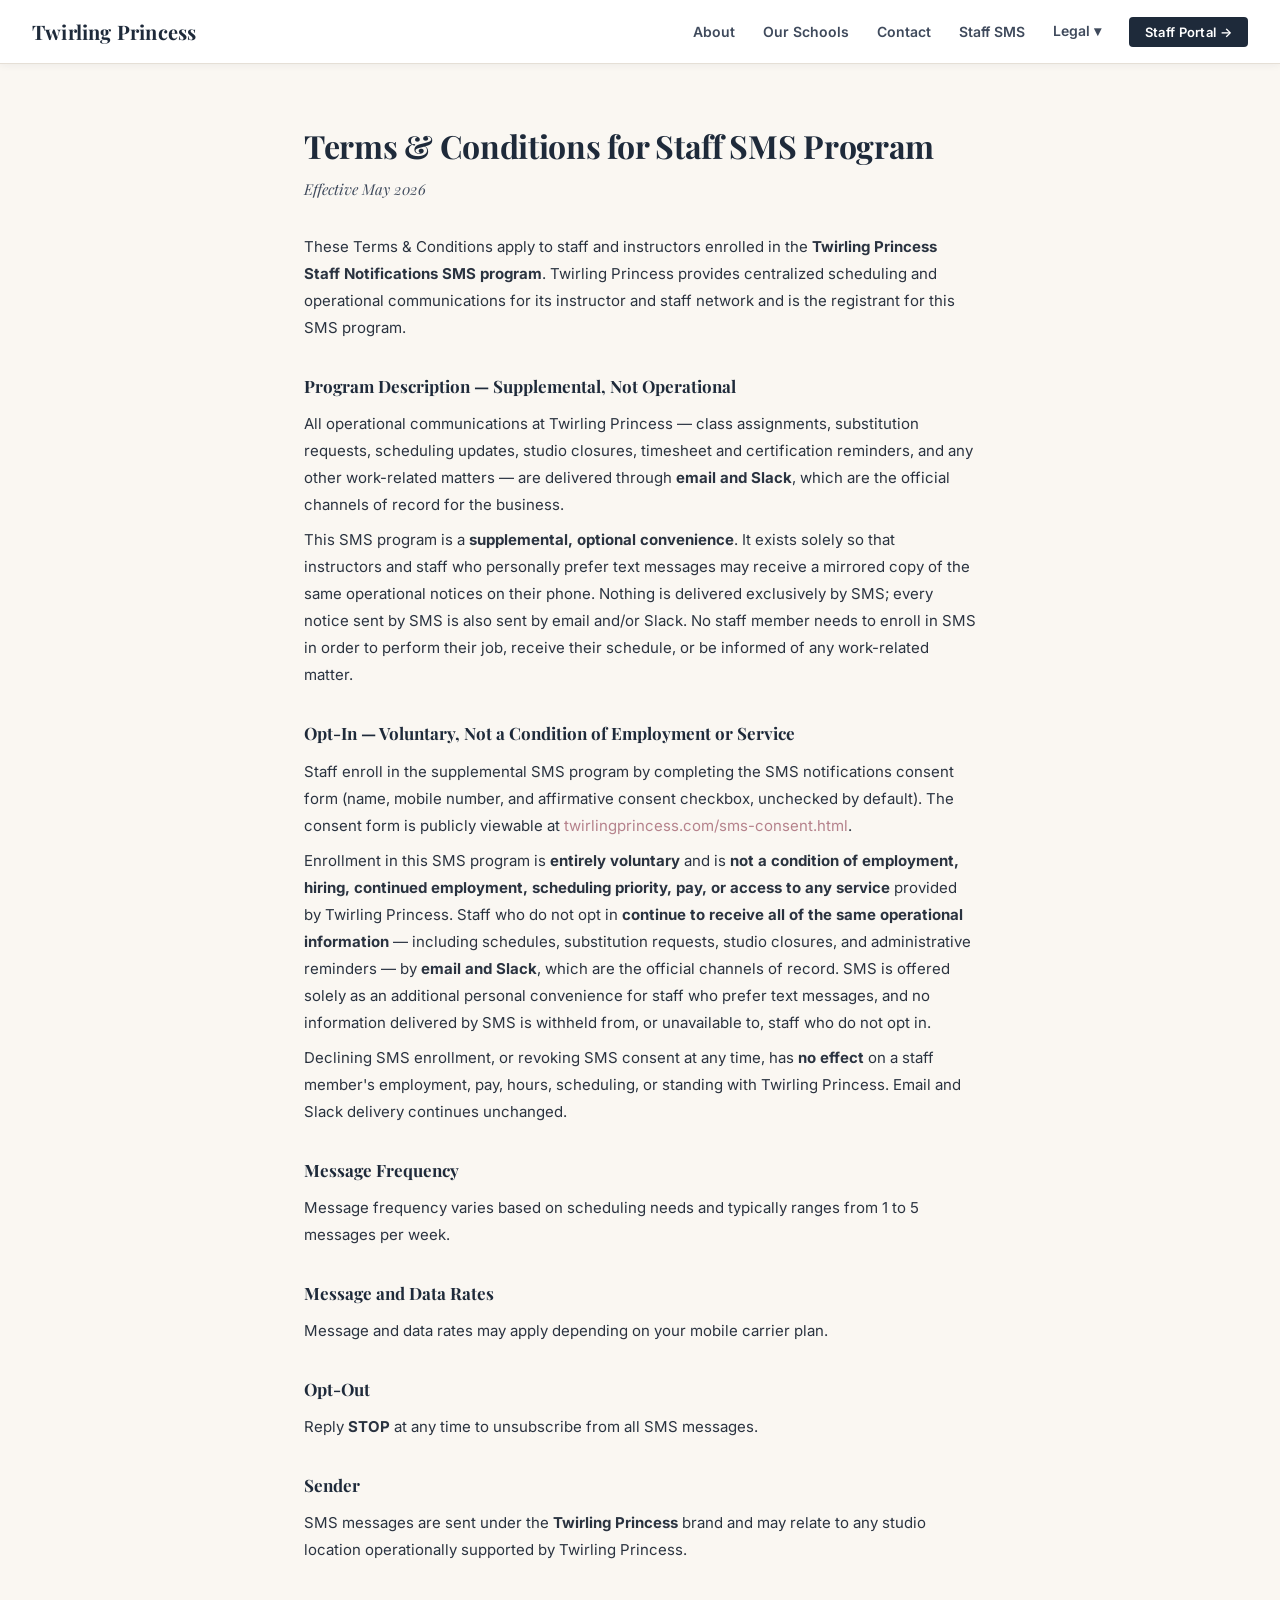
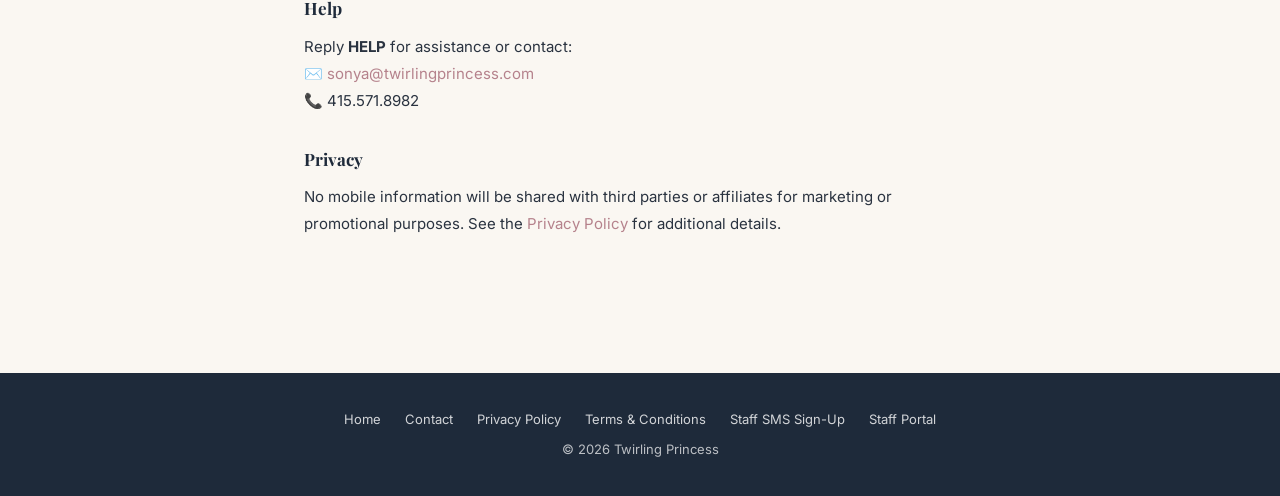
<file: terms.html>
<!DOCTYPE html>
<html lang="en">
<head>
  <meta charset="UTF-8">
  <meta name="viewport" content="width=device-width, initial-scale=1.0">
  <title>Terms &amp; Conditions — Twirling Princess</title>
  <link rel="stylesheet" href="style.css">
</head>
<body>

<nav>
  <a href="index.html" class="nav-logo">Twirling Princess</a>
  <button class="nav-toggle" id="nav-toggle" aria-label="Menu">☰</button>
  <ul class="nav-links" id="nav-links">
    <li><a href="index.html#about">About</a></li>
    <li><a href="index.html#schools">Our Schools</a></li>
    <li><a href="index.html#contact">Contact</a></li>
    <li><a href="sms-consent.html">Staff SMS</a></li>
    <li class="nav-dropdown" id="legal-dropdown">
      <span class="nav-dropdown-trigger" onclick="toggleDropdown('legal-dropdown')">Legal ▾</span>
      <div class="nav-dropdown-menu">
        <a href="privacy.html">Privacy Policy</a>
        <a href="terms.html">Terms &amp; Conditions</a>
        <a href="sms-consent.html">Staff SMS Sign-Up</a>
      </div>
    </li>
    <li class="portal-link"><a href="https://admin.twirlingprincess.com">Staff Portal →</a></li>
  </ul>
</nav>

<div class="terms-body">
  <h1>Terms &amp; Conditions for Staff SMS Program</h1>
  <span class="terms-date">Effective May 2026</span>

  <p>
    These Terms &amp; Conditions apply to staff and instructors enrolled in the
    <strong>Twirling Princess Staff Notifications SMS program</strong>. Twirling Princess
    provides centralized scheduling and operational communications for its instructor and
    staff network and is the registrant for this SMS program.
  </p>

  <h2>Program Description — Supplemental, Not Operational</h2>
  <p>
    All operational communications at Twirling Princess — class assignments, substitution
    requests, scheduling updates, studio closures, timesheet and certification reminders, and
    any other work-related matters — are delivered through <strong>email and Slack</strong>,
    which are the official channels of record for the business.
  </p>
  <p>
    This SMS program is a <strong>supplemental, optional convenience</strong>. It exists solely
    so that instructors and staff who personally prefer text messages may receive a mirrored
    copy of the same operational notices on their phone. Nothing is delivered exclusively by
    SMS; every notice sent by SMS is also sent by email and/or Slack. No staff member needs to
    enroll in SMS in order to perform their job, receive their schedule, or be informed of any
    work-related matter.
  </p>

  <h2>Opt-In — Voluntary, Not a Condition of Employment or Service</h2>
  <p>
    Staff enroll in the supplemental SMS program by completing the SMS notifications consent form
    (name, mobile number, and affirmative consent checkbox, unchecked by default). The consent
    form is publicly viewable at
    <a href="sms-consent.html">twirlingprincess.com/sms-consent.html</a>.
  </p>
  <p>
    Enrollment in this SMS program is <strong>entirely voluntary</strong> and is
    <strong>not a condition of employment, hiring, continued employment, scheduling priority,
    pay, or access to any service</strong> provided by Twirling Princess. Staff who do not opt
    in <strong>continue to receive all of the same operational information</strong> —
    including schedules, substitution requests, studio closures, and administrative reminders —
    by <strong>email and Slack</strong>, which are the official channels of record. SMS is
    offered solely as an additional personal convenience for staff who prefer text messages, and
    no information delivered by SMS is withheld from, or unavailable to, staff who do not opt in.
  </p>
  <p>
    Declining SMS enrollment, or revoking SMS consent at any time, has <strong>no effect</strong>
    on a staff member's employment, pay, hours, scheduling, or standing with Twirling Princess.
    Email and Slack delivery continues unchanged.
  </p>

  <h2>Message Frequency</h2>
  <p>
    Message frequency varies based on scheduling needs and typically ranges from 1 to 5 messages per week.
  </p>

  <h2>Message and Data Rates</h2>
  <p>
    Message and data rates may apply depending on your mobile carrier plan.
  </p>

  <h2>Opt-Out</h2>
  <p>
    Reply <strong>STOP</strong> at any time to unsubscribe from all SMS messages.
  </p>

  <h2>Sender</h2>
  <p>
    SMS messages are sent under the <strong>Twirling Princess</strong> brand and may relate
    to any studio location operationally supported by Twirling Princess.
  </p>

  <h2>Help</h2>
  <p>
    Reply <strong>HELP</strong> for assistance or contact:<br>
    ✉️ <a href="mailto:sonya@twirlingprincess.com">sonya@twirlingprincess.com</a><br>
    📞 415.571.8982
  </p>

  <h2>Privacy</h2>
  <p>
    No mobile information will be shared with third parties or affiliates for marketing or
    promotional purposes. See the <a href="privacy.html">Privacy Policy</a> for additional details.
  </p>
</div>

<footer>
  <div class="footer-links">
    <a href="index.html">Home</a>
    <a href="index.html#contact">Contact</a>
    <a href="privacy.html">Privacy Policy</a>
    <a href="terms.html">Terms &amp; Conditions</a>
    <a href="sms-consent.html">Staff SMS Sign-Up</a>
    <a href="https://admin.twirlingprincess.com">Staff Portal</a>
  </div>
  <div>© 2026 Twirling Princess</div>
</footer>

<script>
  document.getElementById('nav-toggle').addEventListener('click', function() {
    document.getElementById('nav-links').classList.toggle('open');
  });
  function toggleDropdown(id) {
    document.getElementById(id).classList.toggle('open');
  }
  document.addEventListener('click', function(e) {
    if (!e.target.closest('.nav-dropdown')) {
      document.querySelectorAll('.nav-dropdown').forEach(d => d.classList.remove('open'));
    }
  });
</script>
</body>
</html>
</file>
<file: style.css>
@import url('https://fonts.googleapis.com/css2?family=Playfair+Display:ital,wght@0,400;0,600;0,700;1,400;1,600&family=Inter:wght@400;500;600;700&display=swap');

*, *::before, *::after { box-sizing: border-box; margin: 0; padding: 0; }

:root {
  /* Primary palette — professional, business-facing */
  --ink:          #1E2A3A;   /* deep navy, primary brand */
  --ink-soft:     #3F4A5C;   /* slate, secondary headings */
  --accent:       #B5828C;   /* muted rose-blush, single accent */
  --accent-soft:  #D7C0C5;   /* lighter accent for borders/chips */
  --taupe:        #8A7968;   /* warm neutral */
  --charcoal:     #2A3340;   /* primary body text */
  --charcoal-mid: #5B6878;   /* muted body text */
  --ivory:        #FAF7F2;   /* page bg, warm off-white */
  --cream:        #F2EDE6;   /* alt section bg, warm */
  --mist:         #EDF0F4;   /* alt section bg, cool */
  --white:        #ffffff;
  --border:       #E5DFD6;   /* warm tan border */

  /* Legacy aliases — old class definitions still resolve through these.
     Edit semantics above; do not edit the legacy block. */
  --pink-light:   var(--cream);
  --pink-mid:     var(--accent-soft);
  --pink-dark:    var(--accent);
  --lilac-light:  var(--mist);
  --lilac-mid:    #B8C0CB;
  --lilac-dark:   var(--ink);
  --eggshell:     var(--ivory);
  --bg-pink:      var(--cream);
  --bg-lilac:     var(--mist);
}

body {
  font-family: 'Inter', -apple-system, BlinkMacSystemFont, 'Segoe UI', sans-serif;
  color: var(--charcoal);
  line-height: 1.6;
  background: var(--ivory);
}

a { color: var(--accent); text-decoration: none; }
a:hover { text-decoration: underline; }

h1, h2, h3, h4 { font-family: 'Playfair Display', Georgia, serif; }

/* ── Nav ── */
nav {
  background: var(--white);
  border-bottom: 1px solid var(--border);
  padding: 0 32px;
  display: flex;
  align-items: center;
  justify-content: space-between;
  height: 64px;
  position: sticky;
  top: 0;
  z-index: 100;
  box-shadow: 0 1px 8px rgba(30,42,58,0.06);
}

.nav-logo {
  font-family: 'Playfair Display', Georgia, serif;
  color: var(--ink);
  font-size: 20px;
  font-weight: 700;
  letter-spacing: 0.2px;
}

.nav-links {
  display: flex;
  gap: 28px;
  list-style: none;
  align-items: center;
}

.nav-links a {
  color: var(--ink-soft);
  font-size: 14px;
  font-weight: 600;
  transition: color 0.15s;
}
.nav-links a:hover { color: var(--ink); text-decoration: none; }

.nav-links .portal-link a {
  background: var(--ink);
  color: var(--white);
  padding: 7px 16px;
  border-radius: 4px;
  font-size: 13px;
  letter-spacing: 0.3px;
}
.nav-links .portal-link a:hover { background: var(--ink-soft); }

.nav-toggle {
  display: none;
  background: none;
  border: none;
  color: var(--ink);
  font-size: 24px;
  cursor: pointer;
}

/* ── Nav dropdown ── */
.nav-dropdown {
  position: relative;
}
.nav-dropdown-trigger {
  color: var(--ink-soft);
  font-size: 14px;
  font-weight: 600;
  cursor: pointer;
  display: flex;
  align-items: center;
  gap: 4px;
  padding: 4px 0;
  user-select: none;
}
.nav-dropdown-trigger:hover { color: var(--ink); }
.nav-dropdown-menu {
  display: none;
  position: absolute;
  top: calc(100% + 12px);
  right: 0;
  background: var(--white);
  border: 1px solid var(--border);
  border-radius: 6px;
  box-shadow: 0 4px 16px rgba(30,42,58,0.10);
  min-width: 200px;
  z-index: 300;
  overflow: hidden;
}
.nav-dropdown-menu a {
  display: block;
  padding: 10px 16px;
  font-size: 13px;
  font-weight: 600;
  color: var(--charcoal);
  border-bottom: 1px solid var(--border);
}
.nav-dropdown-menu a:last-child { border-bottom: none; }
.nav-dropdown-menu a:hover { background: var(--cream); color: var(--ink); text-decoration: none; }
.nav-dropdown.open .nav-dropdown-menu { display: block; }

/* ── Hero ── */
.hero {
  background: linear-gradient(135deg, var(--cream) 0%, var(--mist) 100%);
  text-align: center;
  padding: 88px 24px 80px;
  border-bottom: 1px solid var(--border);
}

.hero h1 {
  font-size: clamp(30px, 5vw, 52px);
  font-weight: 700;
  color: var(--ink);
  margin-bottom: 8px;
  line-height: 1.2;
  letter-spacing: -0.5px;
}

.hero-script {
  font-family: 'Playfair Display', Georgia, serif;
  font-style: italic;
  font-weight: 400;
  font-size: clamp(15px, 2vw, 18px);
  color: var(--ink-soft);
  margin-bottom: 16px;
  display: block;
  letter-spacing: 0.3px;
}

.hero p {
  font-size: clamp(15px, 2vw, 18px);
  color: var(--charcoal);
  max-width: 620px;
  margin: 0 auto 36px;
}

.hero-brands {
  display: flex;
  justify-content: center;
  gap: 12px;
  flex-wrap: wrap;
}

.brand-chip {
  background: var(--white);
  border: 1px solid var(--border);
  color: var(--ink);
  padding: 8px 20px;
  border-radius: 4px;
  font-size: 13px;
  font-weight: 600;
  letter-spacing: 0.2px;
  box-shadow: 0 1px 4px rgba(30,42,58,0.05);
}

/* ── Sections ── */
section { padding: 72px 24px; }
.section-bg-pink  { background: var(--cream); }
.section-bg-lilac { background: var(--mist); }
.section-bg-white { background: var(--white); }

.section-inner { max-width: 960px; margin: 0 auto; }

.section-title {
  font-size: clamp(22px, 3vw, 30px);
  font-weight: 700;
  color: var(--ink);
  margin-bottom: 6px;
  letter-spacing: -0.3px;
}

.section-script {
  font-family: 'Playfair Display', Georgia, serif;
  font-style: italic;
  font-weight: 400;
  font-size: 16px;
  color: var(--ink-soft);
  margin-bottom: 32px;
  display: block;
  letter-spacing: 0.2px;
}

.school-link {
  font-size: 13px;
  font-weight: 600;
  color: var(--accent);
  text-decoration: none;
}
.school-link:hover { color: var(--ink); text-decoration: underline; }

/* ── Brand Cards ── */
.brand-cards {
  display: grid;
  grid-template-columns: repeat(auto-fit, minmax(260px, 1fr));
  gap: 24px;
}

.brand-card {
  background: var(--white);
  border: 1px solid var(--border);
  border-radius: 6px;
  padding: 28px 24px;
  box-shadow: 0 1px 6px rgba(30,42,58,0.05);
  transition: transform 0.15s, box-shadow 0.15s;
}
.brand-card:hover {
  transform: translateY(-2px);
  box-shadow: 0 6px 20px rgba(30,42,58,0.10);
}

.brand-card-header {
  display: flex;
  align-items: center;
  gap: 14px;
  margin-bottom: 18px;
}

.brand-icon {
  width: 44px; height: 44px;
  border-radius: 6px;
  background: var(--cream);
  border: 1px solid var(--border);
  display: flex;
  align-items: center;
  justify-content: center;
  font-size: 20px;
  flex-shrink: 0;
  color: var(--taupe);
}

.brand-icon.lilac-icon { background: var(--mist); border-color: #B8C0CB; }

.brand-card h3 { font-size: 17px; font-weight: 700; color: var(--ink); }
.brand-card .region-label {
  font-size: 11px;
  color: var(--ink-soft);
  font-weight: 700;
  text-transform: uppercase;
  letter-spacing: 0.8px;
  font-family: 'Inter', sans-serif;
}

.location-list { list-style: none; display: flex; flex-direction: column; gap: 7px; }
.location-list li {
  font-size: 14px;
  color: var(--charcoal);
  padding-left: 18px;
  position: relative;
}
.location-list li::before {
  content: '·';
  position: absolute;
  left: 4px; top: -2px;
  font-size: 16px;
  color: var(--taupe);
}

/* ── About text ── */
.about-text { font-size: 16px; color: var(--charcoal); line-height: 1.85; max-width: 680px; }

/* ── Owner Bio ── */
.bio-card {
  background: var(--white);
  border: 1px solid var(--border);
  border-radius: 6px;
  padding: 40px 36px;
  box-shadow: 0 1px 6px rgba(30,42,58,0.05);
  max-width: 700px;
}

.bio-card h3 { font-size: 24px; font-weight: 700; color: var(--ink); margin-bottom: 4px; }
.bio-card .bio-title {
  font-family: 'Playfair Display', Georgia, serif;
  font-style: italic;
  font-weight: 400;
  font-size: 15px;
  color: var(--ink-soft);
  margin-bottom: 20px;
  display: block;
}
.bio-card p { font-size: 15px; color: var(--charcoal); line-height: 1.8; margin-bottom: 14px; }

/* ── Contact ── */
.contact-grid {
  display: grid;
  grid-template-columns: repeat(auto-fit, minmax(220px, 1fr));
  gap: 20px;
}

.contact-card {
  background: var(--white);
  border: 1px solid var(--border);
  border-radius: 6px;
  padding: 22px 24px;
  box-shadow: 0 1px 4px rgba(30,42,58,0.04);
}

.contact-card .contact-region {
  font-size: 11px;
  font-weight: 700;
  color: var(--ink-soft);
  text-transform: uppercase;
  letter-spacing: 0.8px;
  margin-bottom: 6px;
}

.contact-card h4 { font-size: 16px; font-weight: 700; color: var(--ink); margin-bottom: 10px; }
.contact-card p { font-size: 13px; color: var(--charcoal-mid); line-height: 1.6; }

/* ── Footer ── */
footer {
  background: var(--ink);
  color: rgba(255,255,255,0.7);
  text-align: center;
  padding: 36px 24px;
  font-size: 13px;
}

footer a { color: rgba(255,255,255,0.8); }
footer a:hover { color: var(--white); text-decoration: none; }
.footer-links {
  margin-bottom: 10px;
  display: flex;
  justify-content: center;
  gap: 24px;
  flex-wrap: wrap;
}

/* ── Terms / privacy / consent body ── */
.terms-body { max-width: 720px; margin: 56px auto; padding: 0 24px 72px; }
.terms-body h1 { font-size: 32px; font-weight: 700; color: var(--ink); margin-bottom: 6px; letter-spacing: -0.3px; }
.terms-body .terms-date {
  font-family: 'Playfair Display', Georgia, serif;
  font-style: italic;
  font-weight: 400;
  font-size: 15px;
  color: var(--ink-soft);
  margin-bottom: 32px;
  display: block;
}
.terms-body h2 { font-size: 17px; font-weight: 700; color: var(--ink); margin: 32px 0 10px; }
.terms-body p, .terms-body li { font-size: 15px; color: var(--charcoal); line-height: 1.8; margin-bottom: 8px; }
.terms-body ul { padding-left: 22px; }

/* ── Consent form (sms-consent.html) ── */
.brand-disclosure {
  background: var(--mist);
  border: 1px solid #B8C0CB;
  border-left: 3px solid var(--ink);
  border-radius: 4px;
  padding: 18px 22px;
  margin-bottom: 32px;
  font-size: 14.5px;
  color: var(--charcoal);
  line-height: 1.7;
}
.brand-disclosure strong { color: var(--ink); }

.consent-form {
  background: var(--white);
  border: 1px solid var(--border);
  border-radius: 6px;
  padding: 28px 28px 24px;
  box-shadow: 0 1px 6px rgba(30,42,58,0.05);
  margin-bottom: 32px;
}

.form-field { margin-bottom: 18px; display: flex; flex-direction: column; gap: 6px; }
.form-field label {
  font-size: 13px;
  font-weight: 700;
  color: var(--ink);
  letter-spacing: 0.2px;
}
.form-input {
  font-family: 'Inter', sans-serif;
  font-size: 15px;
  color: var(--charcoal);
  padding: 10px 14px;
  border: 1px solid var(--border);
  border-radius: 4px;
  background: var(--white);
  transition: border-color 0.15s, box-shadow 0.15s;
}
.form-input:focus {
  outline: none;
  border-color: var(--ink);
  box-shadow: 0 0 0 3px rgba(30,42,58,0.10);
}

.consent-block {
  background: var(--cream);
  border: 1px solid var(--border);
  border-radius: 4px;
  padding: 16px 18px;
  margin: 22px 0 24px;
  display: flex;
  gap: 12px;
  align-items: flex-start;
}
.consent-checkbox {
  width: 18px; height: 18px;
  margin-top: 2px;
  flex-shrink: 0;
  accent-color: var(--ink);
  cursor: pointer;
}
.consent-label {
  font-size: 13.5px;
  color: var(--charcoal);
  line-height: 1.65;
  cursor: pointer;
}
.consent-label strong { color: var(--ink); }
.consent-label a { color: var(--accent); font-weight: 600; }

.btn-primary {
  background: var(--ink);
  color: var(--white);
  font-family: 'Inter', sans-serif;
  font-size: 14px;
  font-weight: 600;
  letter-spacing: 0.3px;
  padding: 11px 28px;
  border: none;
  border-radius: 4px;
  cursor: pointer;
  transition: background 0.15s, transform 0.1s;
  box-shadow: 0 2px 8px rgba(30,42,58,0.14);
}
.btn-primary:hover { background: var(--ink-soft); }
.btn-primary:active { transform: translateY(1px); }
.btn-primary:disabled { background: var(--charcoal-mid); cursor: not-allowed; opacity: 0.7; }

.info-box {
  background: var(--cream);
  border-left: 3px solid var(--taupe);
  border-radius: 4px;
  padding: 14px 18px;
  margin: 22px 0;
}
.info-box h3 {
  font-size: 15px;
  font-weight: 700;
  color: var(--ink);
  margin-bottom: 8px;
}
.info-box ul { padding-left: 20px; margin: 0; }
.info-box li { font-size: 14px; color: var(--charcoal); line-height: 1.7; margin-bottom: 4px; }

/* ── Mobile ── */
@media (max-width: 640px) {
  nav { padding: 0 20px; }
  .nav-links { display: none; flex-direction: column; gap: 0; }
  .nav-links.open {
    display: flex;
    position: absolute;
    top: 64px; left: 0; right: 0;
    background: var(--white);
    border-bottom: 1px solid var(--border);
    padding: 12px 0;
    box-shadow: 0 4px 12px rgba(30,42,58,0.08);
  }
  .nav-links li a { display: block; padding: 10px 24px; }
  .nav-links .portal-link a { margin: 8px 24px; display: inline-block; }
  .nav-toggle { display: block; }
  .hero { padding: 60px 20px 52px; }
  section { padding: 48px 20px; }
  .bio-card { padding: 28px 20px; }
}
</file>
